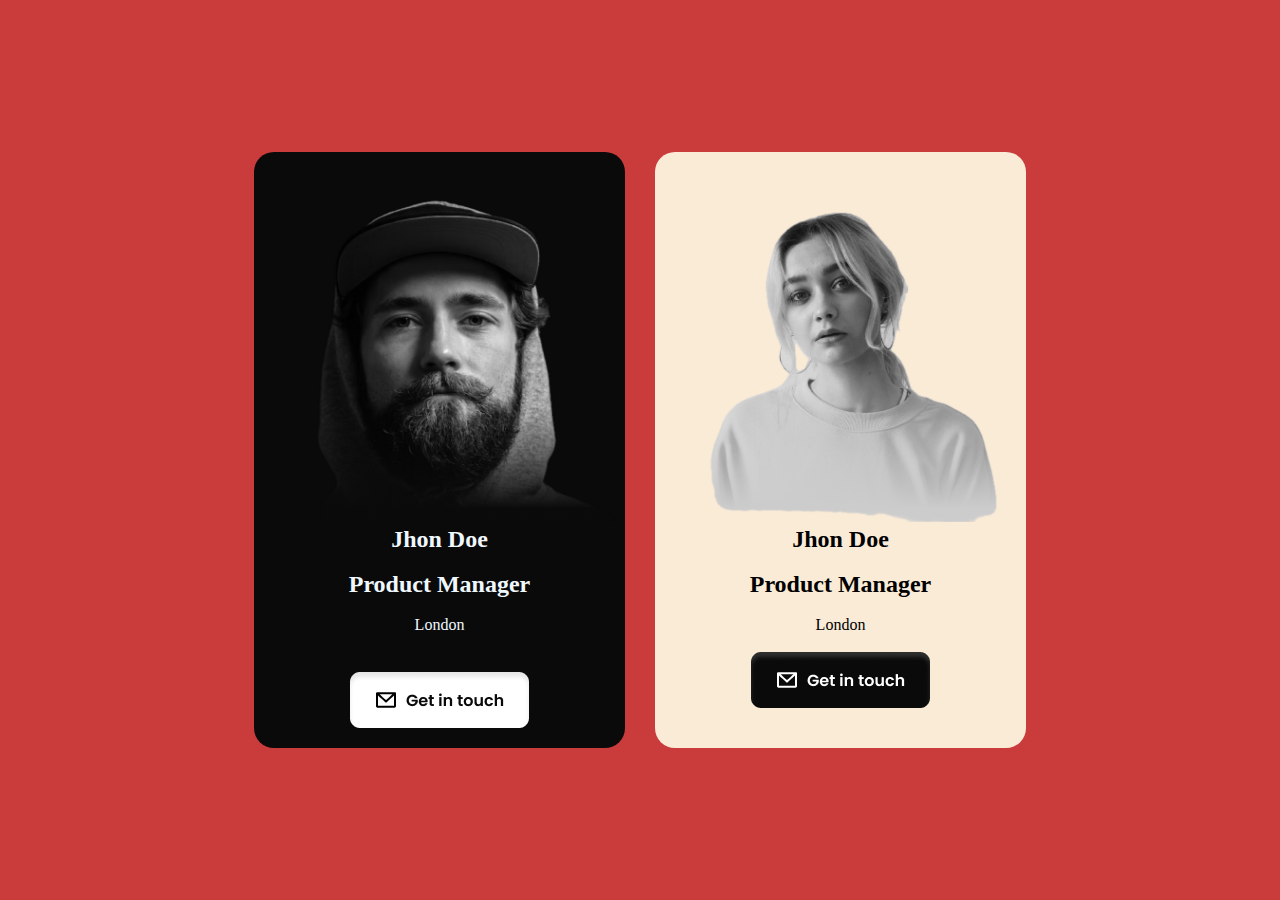
<file: index.html>
<!DOCTYPE html>
<html lang="fr">

<head>
    <meta charset="UTF-8">
    <meta name="viewport" content="width=device-width, initial-scale=1.0">
    <title>contact</title>
    <link rel="stylesheet" href="style.css">
</head>

<body>

   <div class="parent">
    <div class="enfant1">
      <div class="div1">
        <img src="./Profile Pic avec arrière-plan supprimé (2).png" alt="homme"><br>
      </div>
      <div class="div2">
        <h2>Jhon Doe</h2><br>
        <h2>Product Manager</h2><br>
        <p>London</p><br>
        <a href="#">
          <img src="./Theme=Dark.png" alt="bouton"><br>
        </a>
      </div>
    </div>

    <div class="enfant2">
      <div>
        <img src="./Profile Pic 1 avec arrière-plan supprimé.png" alt="femme"><br>
      </div>
      <div class="div4">
        <h2>Jhon Doe</h2><br>
        <h2>Product Manager</h2><br>
        <p>London</p><br>
        <a href="exercice2.html">
          <img src="./Theme=Light.png" alt="bouton"><br>
        </a>
      </div>
    </div>
  </div>


</body>

</html>
</file>
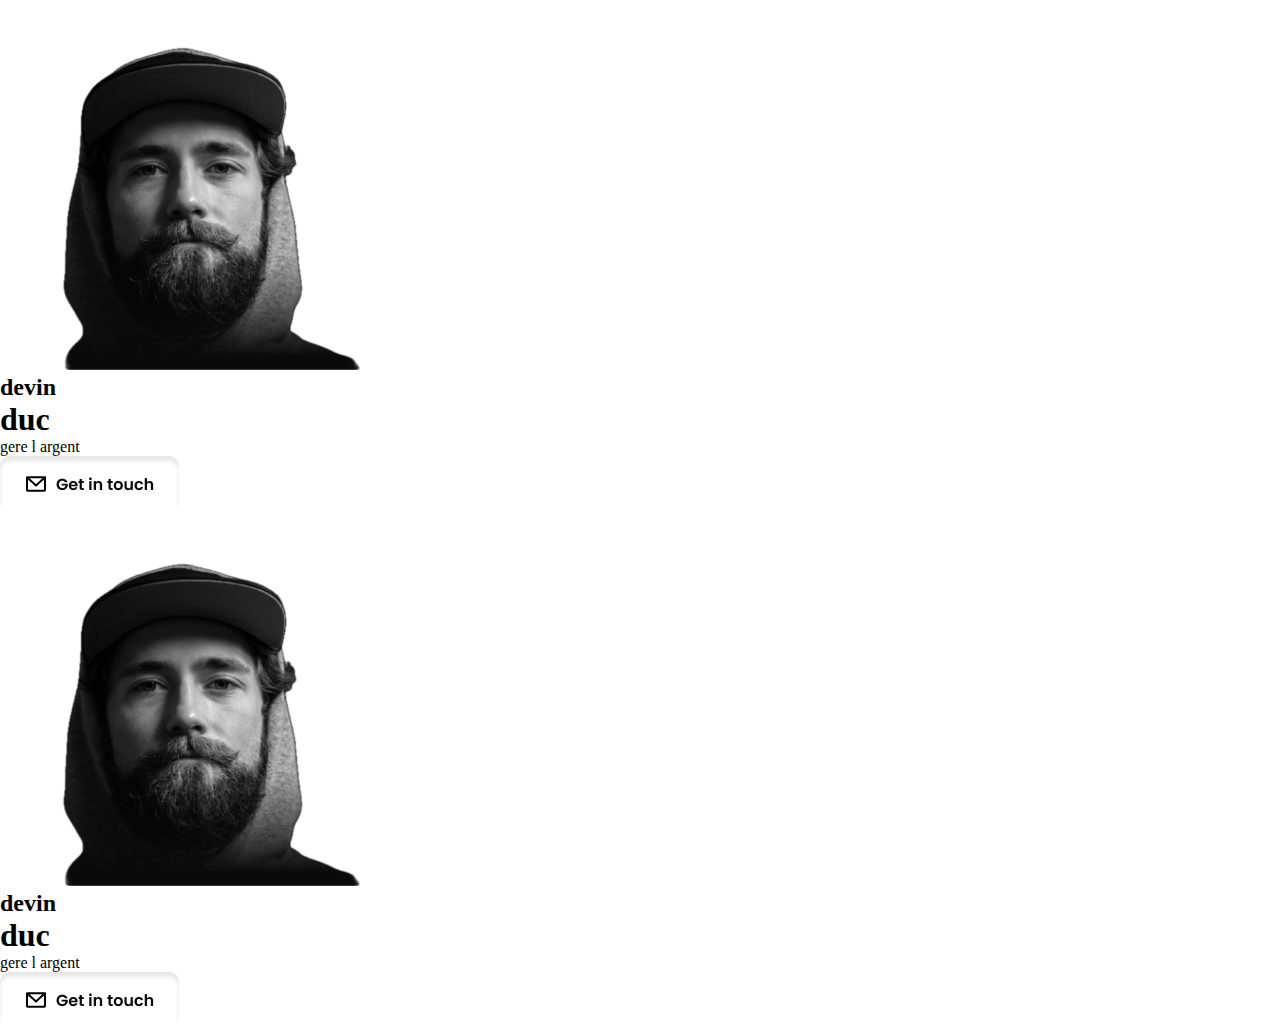
<file: exercice2.html>
<!DOCTYPE html>
<html lang="fr">
<head>
    <meta charset="UTF-8">
    <meta name="viewport" content="width=device-width, initial-scale=1.0">
    <title>2 exercice</title>
    <link rel="stylesheet" href="style2.css">
</head>
<body>
    <div class=" roiKelly">
<div class="kelly">
    <img src="./Profile Pic avec arrière-plan supprimé (2).png" alt="homme">
</div>
<div class="roi">
    <h2> devin </h2>
    <h1>duc</h1>
    <p> gere l argent </p>
    <a href="#">
        <img src="/Theme=Dark.png" alt="homme">
    </a>
</div>

   
     <div class=" roiKelly">
<div class="kelly">
    <img src="./Profile Pic avec arrière-plan supprimé (2).png" alt="homme">
</div>
<div class="roi">
    <h2> devin </h2>
    <h1>duc</h1>
    <p> gere l argent </p>
    <a href="#">
        <img src="/Theme=Dark.png" alt="homme">
    </a>
</div>

    
    
</body>
</html>
</file>
<file: style.css>
* {margin: 0;
padding: 0;
box-sizing: border-box;}

body{ background-color: rgb(202, 60, 60);
    display: flex;
    justify-content: center;
    align-items: center;
min-height: 100vh;}



.parent {
    /* display: grid;
    grid-template-columns: repeat(4, 1fr);
    grid-template-rows: repeat(1, 1fr);
    gap: 30px; */
    display: flex;
    justify-content: center;
    gap: 30px;
}




.enfant1 {
    grid-column-start: 1;
    grid-row-start: 2;
    background-color: #0a0a0a;
    border-radius: 20px;
    

}

.enfant2 {
    grid-column-start: 2;
    grid-row-start: 2;
    background-color: antiquewhite;
    border-radius: 20px;
   
}
.div2 h1,
    .div2 h2,
    .div2 p{ 
        display: flex;
        justify-content: center; align-items: center;
        color: aliceblue;
    }

    .div2 a {
  display: flex;
  justify-content: center;
  align-items: center;
  padding: 20px;
}
        

    .div4 h2,
    .div4 h4,
    .div4 p  { display: flex;
        justify-content: center; align-items: center;}

        .div4 a {
  display: flex;
  justify-content: center;
  align-items: center;
}
        

 a {
      color: lightblue;
      text-decoration: none;
    }

    a:hover {
      text-decoration: underline;
    }

@media (max-width: 1000px) {
    .parent {
        
        flex-direction: column;
    }
}
</file>
<file: style2.css>
* { margin: 0;
 padding: 0;
box-sizing: c;}
</file>
